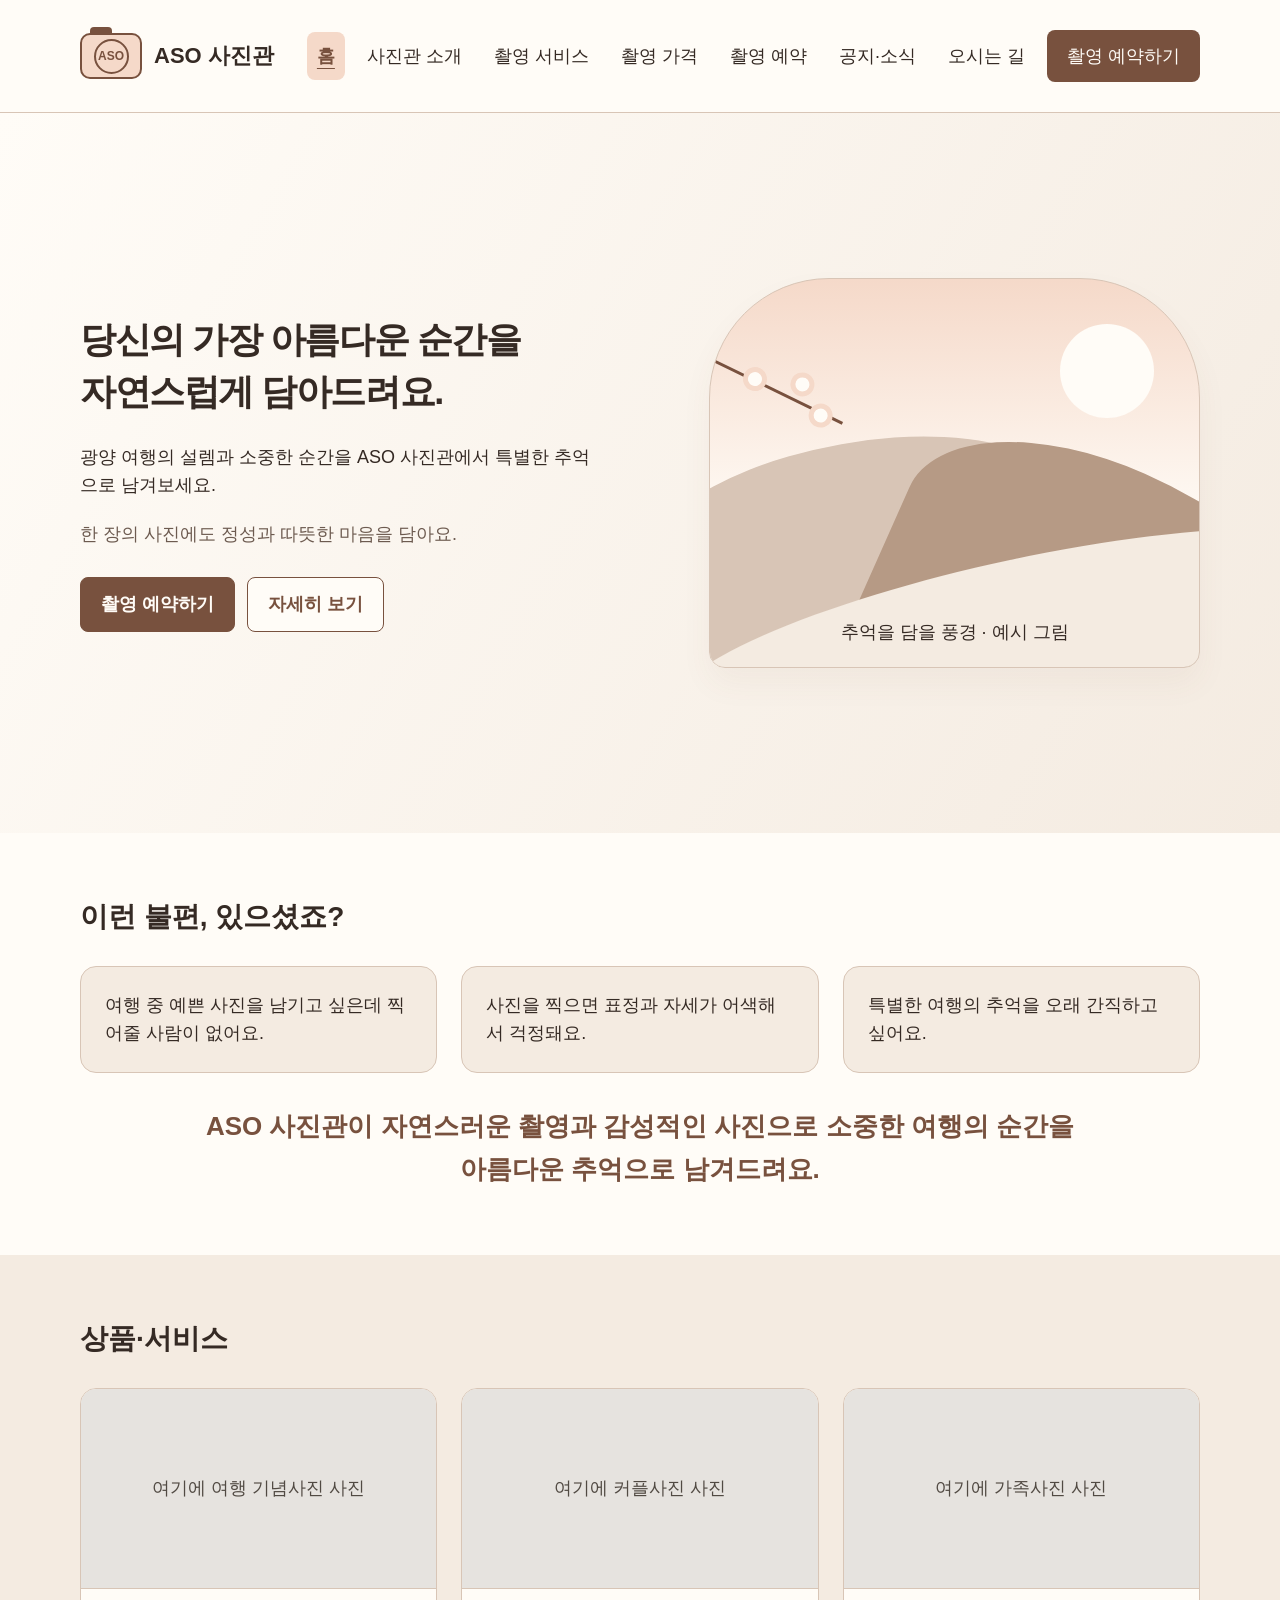
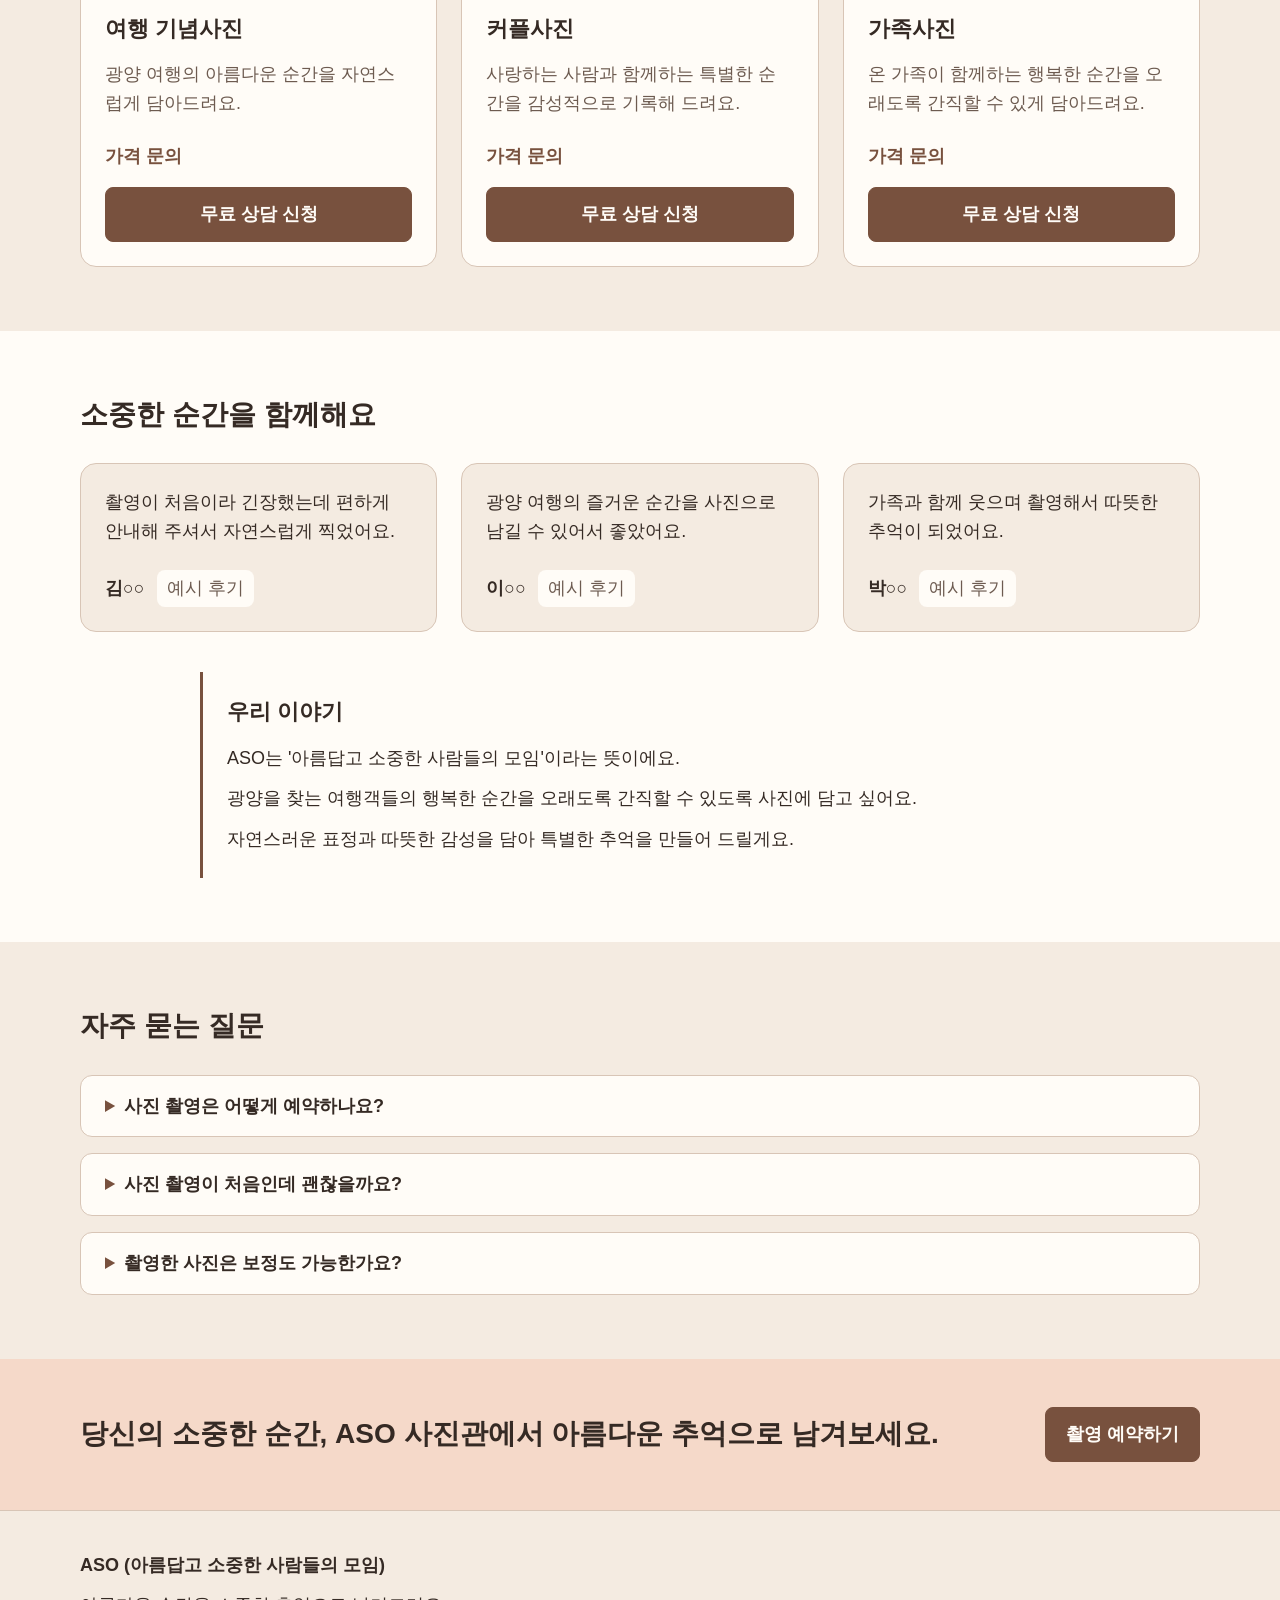
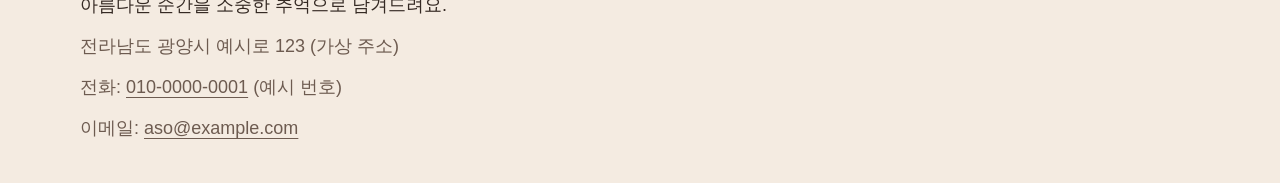
<file: index.html>
<!doctype html>
<html lang="ko"><head><meta charset="utf-8"><meta name="viewport" content="width=device-width, initial-scale=1"><meta name="description" content="전라남도 광양시 ASO 사진관의 홈 페이지예요."><title>홈 | ASO 사진관</title><link rel="stylesheet" href="style.css"><script src="script.js" defer></script></head>
<body><a class="skip-link" href="#main">본문으로 바로 가기</a><header class="site-header"><div class="container header-inner"><a class="brand" href="index.html" aria-label="ASO 사진관 홈"><span class="camera-logo" aria-hidden="true"><span>ASO</span></span><span>ASO 사진관</span></a><button class="menu-toggle" type="button" aria-expanded="false" aria-controls="site-menu" aria-label="메뉴 열기" hidden><span aria-hidden="true">☰</span></button><nav id="site-menu" aria-label="주 메뉴"><a href="index.html" aria-current="page">홈</a>
<a href="about.html">사진관 소개</a>
<a href="services.html">촬영 서비스</a>
<a href="pricing.html">촬영 가격</a>
<a href="order.html">촬영 예약</a>
<a href="news.html">공지·소식</a>
<a href="location.html">오시는 길</a><a class="booking-button" href="order.html">촬영 예약하기</a></nav></div></header>
<main id="main" class="home-main"><section class="home-hero" aria-labelledby="hero-title"><div class="container hero-layout"><div class="hero-copy"><h1 id="hero-title"><span>당신의 가장 아름다운 순간을</span><span>자연스럽게 담아드려요.</span></h1><p class="hero-description">광양 여행의 설렘과 소중한 순간을 ASO 사진관에서 특별한 추억으로 남겨보세요.</p><p class="hero-trust">한 장의 사진에도 정성과 따뜻한 마음을 담아요.</p><div class="hero-actions"><a class="hero-button hero-primary" href="order.html">촬영 예약하기</a><a class="hero-button hero-secondary" href="about.html">자세히 보기</a></div></div><div class="hero-picture" role="img" aria-label="광양의 산과 강, 꽃을 떠올리며 만든 예시 풍경 그림"><div class="hero-sun"></div><div class="hero-mountain hero-mountain-back"></div><div class="hero-mountain hero-mountain-front"></div><div class="hero-river"></div><div class="hero-branch"><span></span><span></span><span></span></div><p class="hero-picture-caption">추억을 담을 풍경 · 예시 그림</p></div></div></section>
<section class="home-section home-concerns" aria-labelledby="concerns-title"><div class="container"><h2 id="concerns-title">이런 불편, 있으셨죠?</h2><ul class="home-card-grid concern-list"><li class="concern-card"><p>여행 중 예쁜 사진을 남기고 싶은데 찍어줄 사람이 없어요.</p></li><li class="concern-card"><p>사진을 찍으면 표정과 자세가 어색해서 걱정돼요.</p></li><li class="concern-card"><p>특별한 여행의 추억을 오래 간직하고 싶어요.</p></li></ul><p class="home-answer">ASO 사진관이 자연스러운 촬영과 감성적인 사진으로 소중한 여행의 순간을 아름다운 추억으로 남겨드려요.</p></div></section>
<section class="home-section home-products" aria-labelledby="products-title"><div class="container"><h2 id="products-title">상품·서비스</h2><div class="home-card-grid"><article class="product-card"><div class="product-photo" role="img" aria-label="여행 기념사진 예시 사진이 들어갈 자리">여기에 여행 기념사진 사진</div><div class="product-content"><h3>여행 기념사진</h3><p class="product-description">광양 여행의 아름다운 순간을 자연스럽게 담아드려요.</p><p class="product-price">가격 문의</p><a class="consult-button" href="order.html" aria-label="여행 기념사진 무료 상담 신청">무료 상담 신청</a></div></article><article class="product-card"><div class="product-photo" role="img" aria-label="커플사진 예시 사진이 들어갈 자리">여기에 커플사진 사진</div><div class="product-content"><h3>커플사진</h3><p class="product-description">사랑하는 사람과 함께하는 특별한 순간을 감성적으로 기록해 드려요.</p><p class="product-price">가격 문의</p><a class="consult-button" href="order.html" aria-label="커플사진 무료 상담 신청">무료 상담 신청</a></div></article><article class="product-card"><div class="product-photo" role="img" aria-label="가족사진 예시 사진이 들어갈 자리">여기에 가족사진 사진</div><div class="product-content"><h3>가족사진</h3><p class="product-description">온 가족이 함께하는 행복한 순간을 오래도록 간직할 수 있게 담아드려요.</p><p class="product-price">가격 문의</p><a class="consult-button" href="order.html" aria-label="가족사진 무료 상담 신청">무료 상담 신청</a></div></article></div></div></section>
<section class="home-section home-confidence" aria-labelledby="confidence-title"><div class="container"><h2 id="confidence-title">소중한 순간을 함께해요</h2><div class="home-card-grid"><figure class="review-card"><blockquote><p>촬영이 처음이라 긴장했는데 편하게 안내해 주셔서 자연스럽게 찍었어요.</p></blockquote><figcaption><span>김○○</span><span class="review-example">예시 후기</span></figcaption></figure><figure class="review-card"><blockquote><p>광양 여행의 즐거운 순간을 사진으로 남길 수 있어서 좋았어요.</p></blockquote><figcaption><span>이○○</span><span class="review-example">예시 후기</span></figcaption></figure><figure class="review-card"><blockquote><p>가족과 함께 웃으며 촬영해서 따뜻한 추억이 되었어요.</p></blockquote><figcaption><span>박○○</span><span class="review-example">예시 후기</span></figcaption></figure></div><div class="home-story"><h3>우리 이야기</h3><p>ASO는 '아름답고 소중한 사람들의 모임'이라는 뜻이에요.</p><p>광양을 찾는 여행객들의 행복한 순간을 오래도록 간직할 수 있도록 사진에 담고 싶어요.</p><p>자연스러운 표정과 따뜻한 감성을 담아 특별한 추억을 만들어 드릴게요.</p></div></div></section>
<section class="home-section home-faq" aria-labelledby="faq-title"><div class="container"><h2 id="faq-title">자주 묻는 질문</h2><div class="faq-list"><details class="faq-item"><summary>사진 촬영은 어떻게 예약하나요?</summary><p>촬영을 원하시는 날짜와 시간을 알려주시면 예약 가능 여부를 안내해 드려요.</p></details><details class="faq-item"><summary>사진 촬영이 처음인데 괜찮을까요?</summary><p>물론이에요! 편안한 분위기에서 자연스러운 표정과 자세를 안내해 드려요.</p></details><details class="faq-item"><summary>촬영한 사진은 보정도 가능한가요?</summary><p>네, 사진을 더욱 아름답게 간직하실 수 있도록 자연스러운 보정을 도와드려요.</p></details></div></div></section>
<section class="home-closing" aria-labelledby="closing-title"><div class="container closing-inner"><h2 id="closing-title">당신의 소중한 순간, ASO 사진관에서 아름다운 추억으로 남겨보세요.</h2><a class="closing-button" href="order.html">촬영 예약하기</a></div></section>
</main>
<footer class="site-footer"><div class="container footer-inner"><p class="footer-name">ASO (아름답고 소중한 사람들의 모임)</p><p>아름다운 순간을 소중한 추억으로 남겨드려요.</p><address><p>전라남도 광양시 예시로 123 (가상 주소)</p><p>전화: <a href="tel:01000000001">010-0000-0001</a> (예시 번호)</p><p>이메일: <a href="mailto:aso@example.com">aso@example.com</a></p></address></div></footer></body></html>
</file>
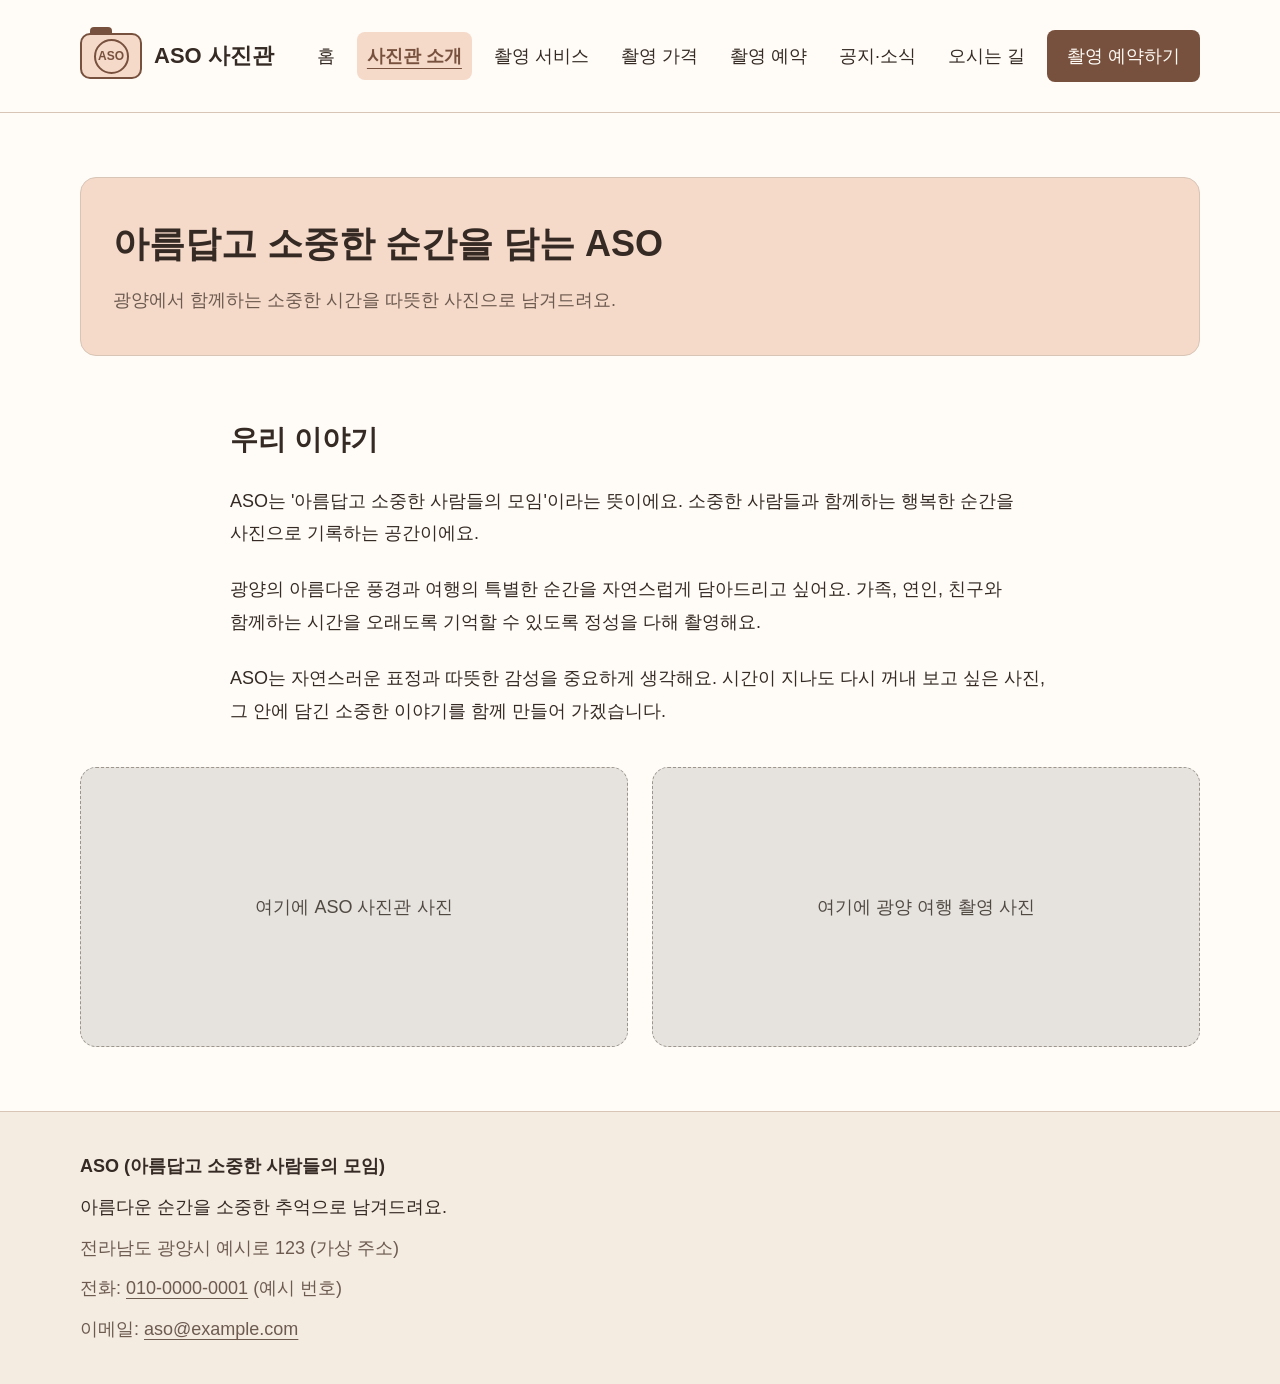
<file: about.html>
<!doctype html>
<html lang="ko"><head><meta charset="utf-8"><meta name="viewport" content="width=device-width, initial-scale=1"><meta name="description" content="전라남도 광양시 ASO 사진관의 사진관 소개 페이지예요."><title>사진관 소개 | ASO 사진관</title><link rel="stylesheet" href="style.css"><script src="script.js" defer></script></head>
<body><a class="skip-link" href="#main">본문으로 바로 가기</a><header class="site-header"><div class="container header-inner"><a class="brand" href="index.html" aria-label="ASO 사진관 홈"><span class="camera-logo" aria-hidden="true"><span>ASO</span></span><span>ASO 사진관</span></a><button class="menu-toggle" type="button" aria-expanded="false" aria-controls="site-menu" aria-label="메뉴 열기" hidden><span aria-hidden="true">☰</span></button><nav id="site-menu" aria-label="주 메뉴"><a href="index.html">홈</a>
<a href="about.html" aria-current="page">사진관 소개</a>
<a href="services.html">촬영 서비스</a>
<a href="pricing.html">촬영 가격</a>
<a href="order.html">촬영 예약</a>
<a href="news.html">공지·소식</a>
<a href="location.html">오시는 길</a><a class="booking-button" href="order.html">촬영 예약하기</a></nav></div></header>
<main id="main" class="container main-content about-page"><section class="about-heading" aria-labelledby="page-title"><h1 id="page-title">아름답고 소중한 순간을 담는 ASO</h1><p>광양에서 함께하는 소중한 시간을 따뜻한 사진으로 남겨드려요.</p></section><section class="about-story" aria-labelledby="about-story-title"><div class="about-story-copy"><h2 id="about-story-title">우리 이야기</h2><p>ASO는 '아름답고 소중한 사람들의 모임'이라는 뜻이에요. 소중한 사람들과 함께하는 행복한 순간을 사진으로 기록하는 공간이에요.</p><p>광양의 아름다운 풍경과 여행의 특별한 순간을 자연스럽게 담아드리고 싶어요. 가족, 연인, 친구와 함께하는 시간을 오래도록 기억할 수 있도록 정성을 다해 촬영해요.</p><p>ASO는 자연스러운 표정과 따뜻한 감성을 중요하게 생각해요. 시간이 지나도 다시 꺼내 보고 싶은 사진, 그 안에 담긴 소중한 이야기를 함께 만들어 가겠습니다.</p></div><div class="about-photos" aria-label="사진관 소개 예시 사진 자리"><div class="about-photo" role="img" aria-label="ASO 사진관 예시 사진이 들어갈 자리"><span>여기에 ASO 사진관 사진</span></div><div class="about-photo" role="img" aria-label="광양 여행 촬영 예시 사진이 들어갈 자리"><span>여기에 광양 여행 촬영 사진</span></div></div></section></main>
<footer class="site-footer"><div class="container footer-inner"><p class="footer-name">ASO (아름답고 소중한 사람들의 모임)</p><p>아름다운 순간을 소중한 추억으로 남겨드려요.</p><address><p>전라남도 광양시 예시로 123 (가상 주소)</p><p>전화: <a href="tel:01000000001">010-0000-0001</a> (예시 번호)</p><p>이메일: <a href="mailto:aso@example.com">aso@example.com</a></p></address></div></footer></body></html>
</file>
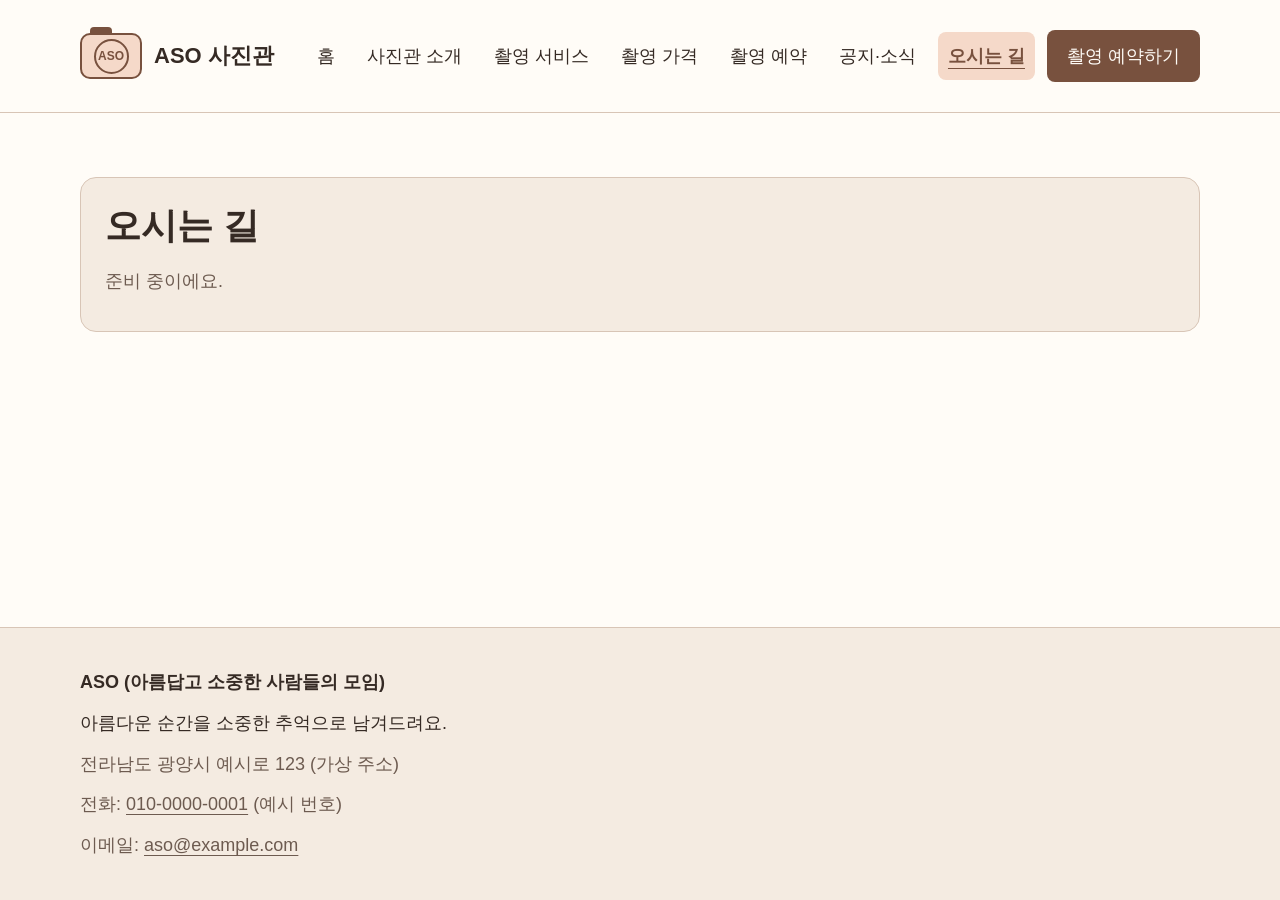
<file: location.html>
<!doctype html>
<html lang="ko"><head><meta charset="utf-8"><meta name="viewport" content="width=device-width, initial-scale=1"><meta name="description" content="전라남도 광양시 ASO 사진관의 오시는 길 페이지예요."><title>오시는 길 | ASO 사진관</title><link rel="stylesheet" href="style.css"><script src="script.js" defer></script></head>
<body><a class="skip-link" href="#main">본문으로 바로 가기</a><header class="site-header"><div class="container header-inner"><a class="brand" href="index.html" aria-label="ASO 사진관 홈"><span class="camera-logo" aria-hidden="true"><span>ASO</span></span><span>ASO 사진관</span></a><button class="menu-toggle" type="button" aria-expanded="false" aria-controls="site-menu" aria-label="메뉴 열기" hidden><span aria-hidden="true">☰</span></button><nav id="site-menu" aria-label="주 메뉴"><a href="index.html">홈</a>
<a href="about.html">사진관 소개</a>
<a href="services.html">촬영 서비스</a>
<a href="pricing.html">촬영 가격</a>
<a href="order.html">촬영 예약</a>
<a href="news.html">공지·소식</a>
<a href="location.html" aria-current="page">오시는 길</a><a class="booking-button" href="order.html">촬영 예약하기</a></nav></div></header>
<main id="main" class="container main-content"><section class="page-intro" aria-labelledby="page-title"><h1 id="page-title">오시는 길</h1><p>준비 중이에요.</p></section></main>
<footer class="site-footer"><div class="container footer-inner"><p class="footer-name">ASO (아름답고 소중한 사람들의 모임)</p><p>아름다운 순간을 소중한 추억으로 남겨드려요.</p><address><p>전라남도 광양시 예시로 123 (가상 주소)</p><p>전화: <a href="tel:01000000001">010-0000-0001</a> (예시 번호)</p><p>이메일: <a href="mailto:aso@example.com">aso@example.com</a></p></address></div></footer></body></html>
</file>
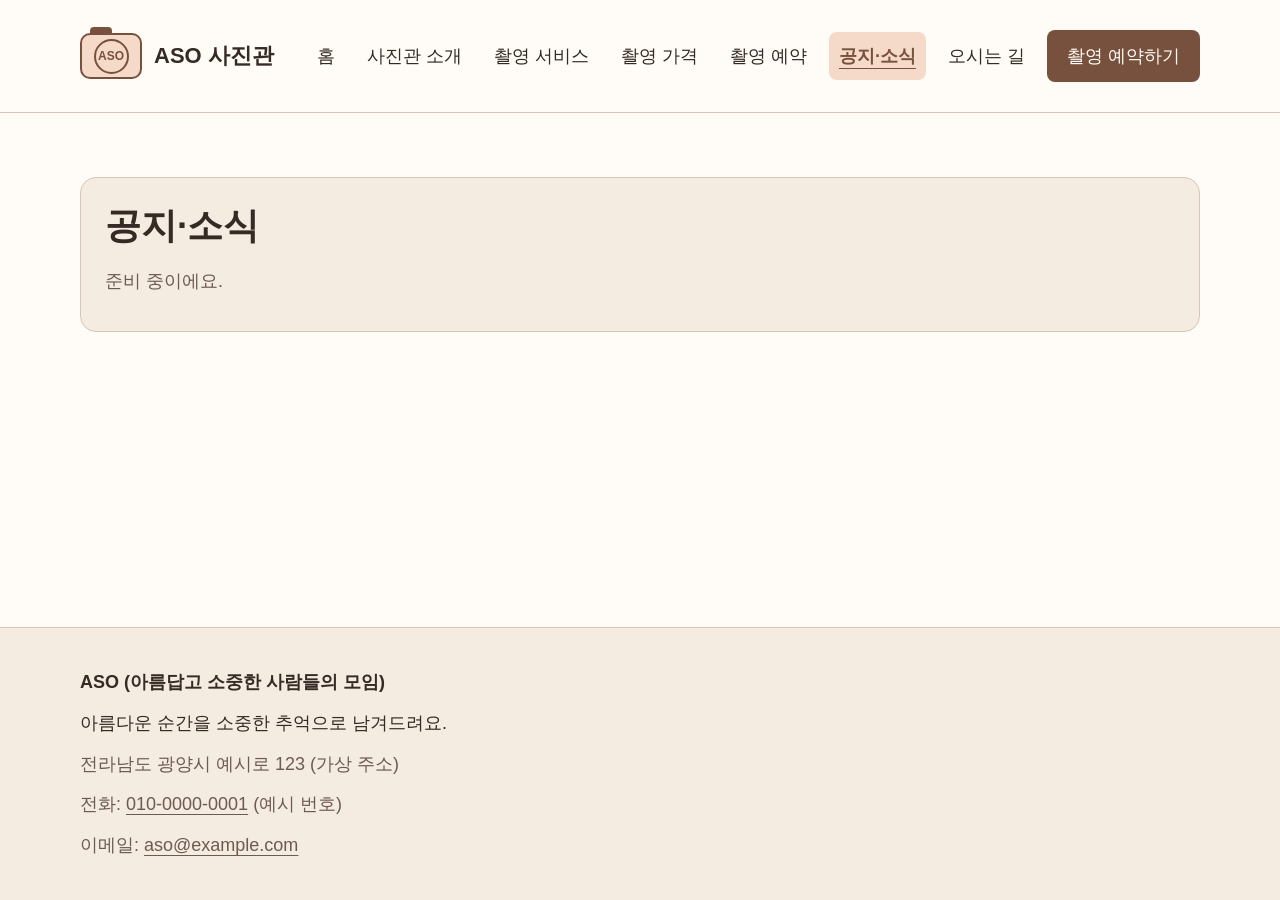
<file: news.html>
<!doctype html>
<html lang="ko"><head><meta charset="utf-8"><meta name="viewport" content="width=device-width, initial-scale=1"><meta name="description" content="전라남도 광양시 ASO 사진관의 공지·소식 페이지예요."><title>공지·소식 | ASO 사진관</title><link rel="stylesheet" href="style.css"><script src="script.js" defer></script></head>
<body><a class="skip-link" href="#main">본문으로 바로 가기</a><header class="site-header"><div class="container header-inner"><a class="brand" href="index.html" aria-label="ASO 사진관 홈"><span class="camera-logo" aria-hidden="true"><span>ASO</span></span><span>ASO 사진관</span></a><button class="menu-toggle" type="button" aria-expanded="false" aria-controls="site-menu" aria-label="메뉴 열기" hidden><span aria-hidden="true">☰</span></button><nav id="site-menu" aria-label="주 메뉴"><a href="index.html">홈</a>
<a href="about.html">사진관 소개</a>
<a href="services.html">촬영 서비스</a>
<a href="pricing.html">촬영 가격</a>
<a href="order.html">촬영 예약</a>
<a href="news.html" aria-current="page">공지·소식</a>
<a href="location.html">오시는 길</a><a class="booking-button" href="order.html">촬영 예약하기</a></nav></div></header>
<main id="main" class="container main-content"><section class="page-intro" aria-labelledby="page-title"><h1 id="page-title">공지·소식</h1><p>준비 중이에요.</p></section></main>
<footer class="site-footer"><div class="container footer-inner"><p class="footer-name">ASO (아름답고 소중한 사람들의 모임)</p><p>아름다운 순간을 소중한 추억으로 남겨드려요.</p><address><p>전라남도 광양시 예시로 123 (가상 주소)</p><p>전화: <a href="tel:01000000001">010-0000-0001</a> (예시 번호)</p><p>이메일: <a href="mailto:aso@example.com">aso@example.com</a></p></address></div></footer></body></html>
</file>
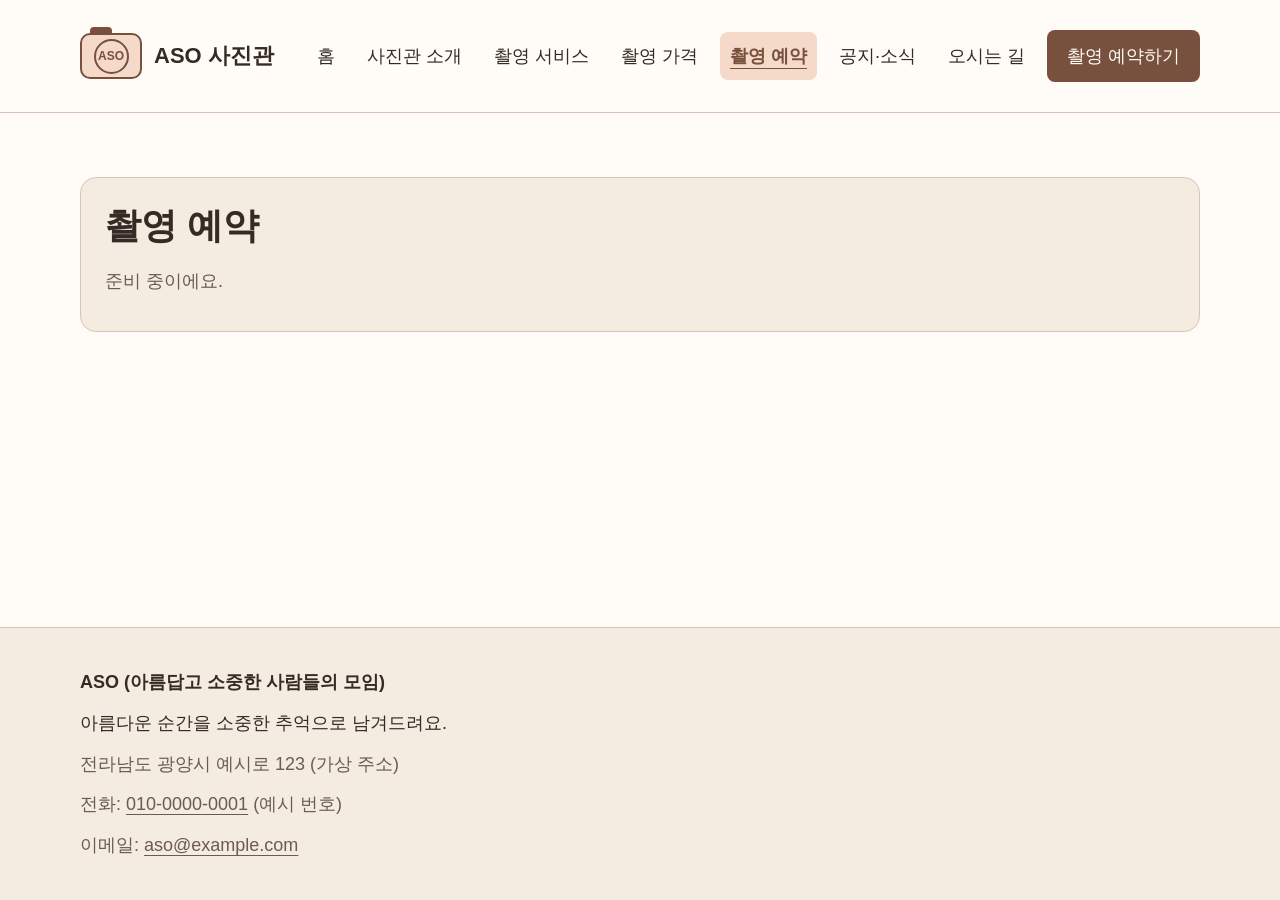
<file: order.html>
<!doctype html>
<html lang="ko"><head><meta charset="utf-8"><meta name="viewport" content="width=device-width, initial-scale=1"><meta name="description" content="전라남도 광양시 ASO 사진관의 촬영 예약 페이지예요."><title>촬영 예약 | ASO 사진관</title><link rel="stylesheet" href="style.css"><script src="script.js" defer></script></head>
<body><a class="skip-link" href="#main">본문으로 바로 가기</a><header class="site-header"><div class="container header-inner"><a class="brand" href="index.html" aria-label="ASO 사진관 홈"><span class="camera-logo" aria-hidden="true"><span>ASO</span></span><span>ASO 사진관</span></a><button class="menu-toggle" type="button" aria-expanded="false" aria-controls="site-menu" aria-label="메뉴 열기" hidden><span aria-hidden="true">☰</span></button><nav id="site-menu" aria-label="주 메뉴"><a href="index.html">홈</a>
<a href="about.html">사진관 소개</a>
<a href="services.html">촬영 서비스</a>
<a href="pricing.html">촬영 가격</a>
<a href="order.html" aria-current="page">촬영 예약</a>
<a href="news.html">공지·소식</a>
<a href="location.html">오시는 길</a><a class="booking-button" href="order.html">촬영 예약하기</a></nav></div></header>
<main id="main" class="container main-content"><section class="page-intro" aria-labelledby="page-title"><h1 id="page-title">촬영 예약</h1><p>준비 중이에요.</p></section></main>
<footer class="site-footer"><div class="container footer-inner"><p class="footer-name">ASO (아름답고 소중한 사람들의 모임)</p><p>아름다운 순간을 소중한 추억으로 남겨드려요.</p><address><p>전라남도 광양시 예시로 123 (가상 주소)</p><p>전화: <a href="tel:01000000001">010-0000-0001</a> (예시 번호)</p><p>이메일: <a href="mailto:aso@example.com">aso@example.com</a></p></address></div></footer></body></html>
</file>
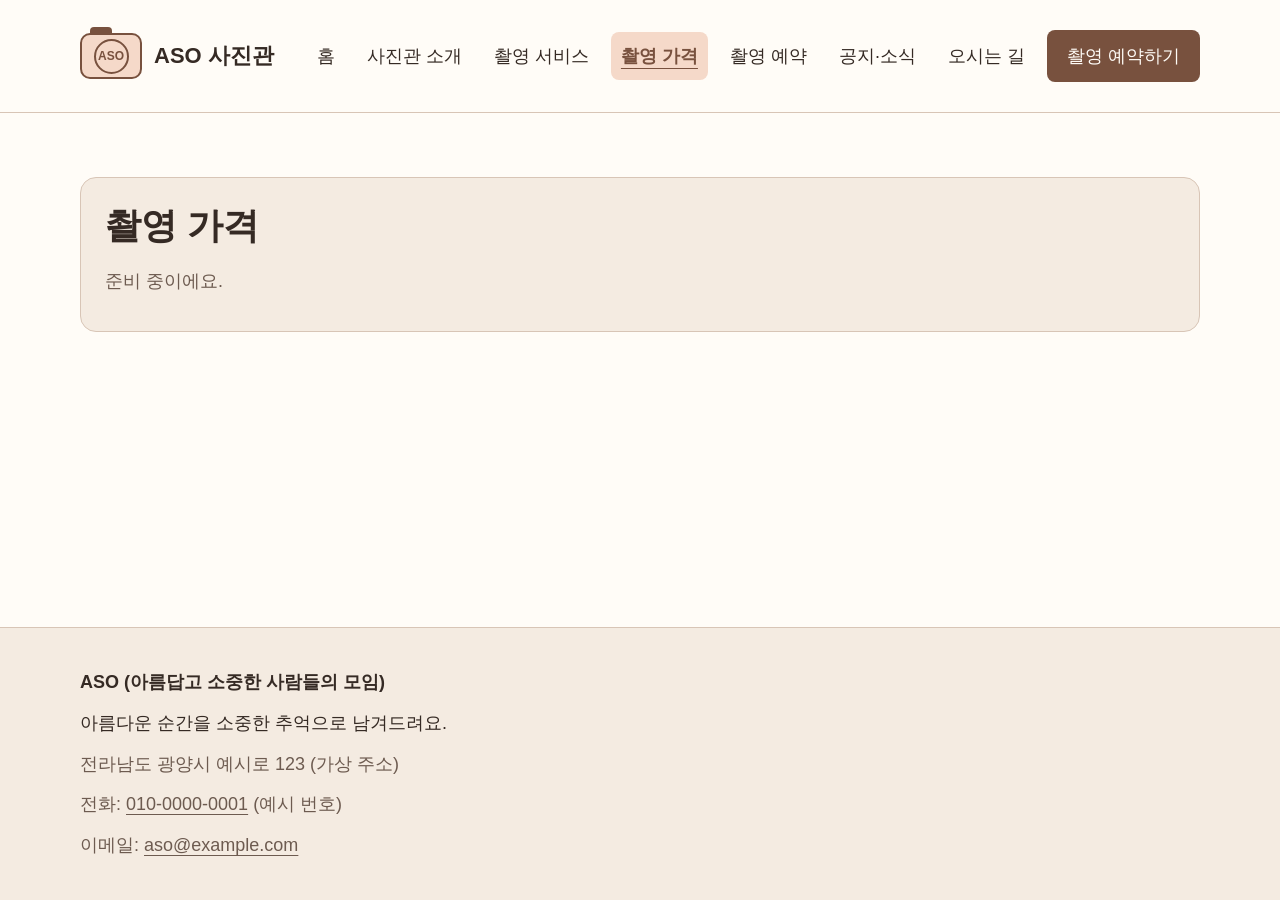
<file: pricing.html>
<!doctype html>
<html lang="ko"><head><meta charset="utf-8"><meta name="viewport" content="width=device-width, initial-scale=1"><meta name="description" content="전라남도 광양시 ASO 사진관의 촬영 가격 페이지예요."><title>촬영 가격 | ASO 사진관</title><link rel="stylesheet" href="style.css"><script src="script.js" defer></script></head>
<body><a class="skip-link" href="#main">본문으로 바로 가기</a><header class="site-header"><div class="container header-inner"><a class="brand" href="index.html" aria-label="ASO 사진관 홈"><span class="camera-logo" aria-hidden="true"><span>ASO</span></span><span>ASO 사진관</span></a><button class="menu-toggle" type="button" aria-expanded="false" aria-controls="site-menu" aria-label="메뉴 열기" hidden><span aria-hidden="true">☰</span></button><nav id="site-menu" aria-label="주 메뉴"><a href="index.html">홈</a>
<a href="about.html">사진관 소개</a>
<a href="services.html">촬영 서비스</a>
<a href="pricing.html" aria-current="page">촬영 가격</a>
<a href="order.html">촬영 예약</a>
<a href="news.html">공지·소식</a>
<a href="location.html">오시는 길</a><a class="booking-button" href="order.html">촬영 예약하기</a></nav></div></header>
<main id="main" class="container main-content"><section class="page-intro" aria-labelledby="page-title"><h1 id="page-title">촬영 가격</h1><p>준비 중이에요.</p></section></main>
<footer class="site-footer"><div class="container footer-inner"><p class="footer-name">ASO (아름답고 소중한 사람들의 모임)</p><p>아름다운 순간을 소중한 추억으로 남겨드려요.</p><address><p>전라남도 광양시 예시로 123 (가상 주소)</p><p>전화: <a href="tel:01000000001">010-0000-0001</a> (예시 번호)</p><p>이메일: <a href="mailto:aso@example.com">aso@example.com</a></p></address></div></footer></body></html>
</file>
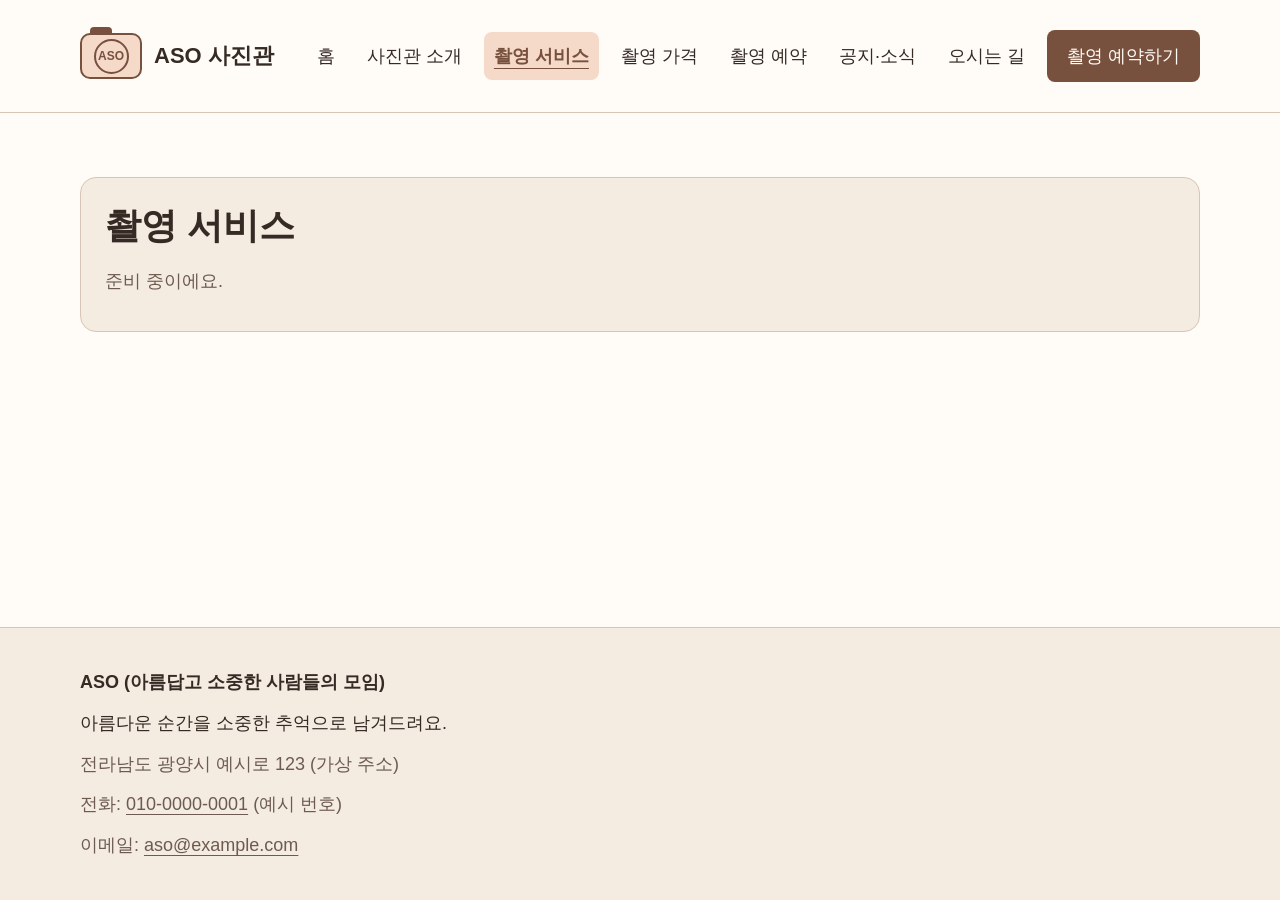
<file: services.html>
<!doctype html>
<html lang="ko"><head><meta charset="utf-8"><meta name="viewport" content="width=device-width, initial-scale=1"><meta name="description" content="전라남도 광양시 ASO 사진관의 촬영 서비스 페이지예요."><title>촬영 서비스 | ASO 사진관</title><link rel="stylesheet" href="style.css"><script src="script.js" defer></script></head>
<body><a class="skip-link" href="#main">본문으로 바로 가기</a><header class="site-header"><div class="container header-inner"><a class="brand" href="index.html" aria-label="ASO 사진관 홈"><span class="camera-logo" aria-hidden="true"><span>ASO</span></span><span>ASO 사진관</span></a><button class="menu-toggle" type="button" aria-expanded="false" aria-controls="site-menu" aria-label="메뉴 열기" hidden><span aria-hidden="true">☰</span></button><nav id="site-menu" aria-label="주 메뉴"><a href="index.html">홈</a>
<a href="about.html">사진관 소개</a>
<a href="services.html" aria-current="page">촬영 서비스</a>
<a href="pricing.html">촬영 가격</a>
<a href="order.html">촬영 예약</a>
<a href="news.html">공지·소식</a>
<a href="location.html">오시는 길</a><a class="booking-button" href="order.html">촬영 예약하기</a></nav></div></header>
<main id="main" class="container main-content"><section class="page-intro" aria-labelledby="page-title"><h1 id="page-title">촬영 서비스</h1><p>준비 중이에요.</p></section></main>
<footer class="site-footer"><div class="container footer-inner"><p class="footer-name">ASO (아름답고 소중한 사람들의 모임)</p><p>아름다운 순간을 소중한 추억으로 남겨드려요.</p><address><p>전라남도 광양시 예시로 123 (가상 주소)</p><p>전화: <a href="tel:01000000001">010-0000-0001</a> (예시 번호)</p><p>이메일: <a href="mailto:aso@example.com">aso@example.com</a></p></address></div></footer></body></html>
</file>
<file: style.css>
/* 모든 페이지가 함께 사용하는 디자인이에요. */
:root{--primary:#78513E;--accent:#F5D9C9;--background:#FFFCF7;--section:#F4EBE1;--text:#352A24;--muted:#6D5B50;--line:#D8C5B6}
*{box-sizing:border-box}html{font-size:18px}body{margin:0;min-height:100vh;display:flex;flex-direction:column;background:var(--background);color:var(--text);font-family:'맑은 고딕','Malgun Gothic','Apple SD Gothic Neo',sans-serif;font-size:18px;line-height:1.6;overflow-wrap:anywhere}a{color:inherit;text-decoration:none}button{font:inherit}a:focus-visible,button:focus-visible{outline:3px solid var(--primary);outline-offset:4px}p{margin:0 0 12px}.container{width:calc(100% - 40px);max-width:1120px;margin-inline:auto}.skip-link{position:absolute;left:20px;top:-100px;padding:12px 20px;background:var(--background);z-index:10}.skip-link:focus{top:12px}.site-header{background:var(--background);border-bottom:1px solid var(--line)}.header-inner{min-height:112px;display:flex;align-items:center;justify-content:space-between;gap:24px}.brand{display:flex;align-items:center;gap:12px;font-weight:700;font-size:22px;flex-shrink:0;min-height:48px}.camera-logo{width:62px;height:46px;border:2px solid var(--primary);border-radius:10px;position:relative;display:grid;place-items:center;color:var(--primary);background:var(--accent)}.camera-logo:before{content:'';position:absolute;width:22px;height:7px;top:-8px;left:8px;background:var(--primary);border-radius:4px 4px 0 0}.camera-logo span{width:35px;height:35px;border:2px solid var(--primary);border-radius:50%;display:grid;place-items:center;font-size:12px;line-height:1;font-weight:700}nav{display:flex;align-items:center;justify-content:flex-end;gap:12px;flex-wrap:wrap}nav a{display:flex;align-items:center;justify-content:center;min-height:48px;padding:8px 10px;border-radius:8px;white-space:nowrap}nav a:hover{background:var(--section)}nav a[aria-current='page']{background:var(--accent);color:var(--primary);font-weight:700;text-decoration:underline;text-underline-offset:6px}nav .booking-button{background:var(--primary);color:var(--background);padding:12px 20px}nav .booking-button:hover{background:#60402F}.menu-toggle{min-width:48px;min-height:48px;border:1px solid var(--primary);color:var(--primary);border-radius:8px;background:var(--background);cursor:pointer;font-size:26px}.menu-toggle[hidden]{display:none}.main-content{flex:1;padding-block:64px}.page-intro{padding:24px;border:1px solid var(--line);border-radius:16px;background:var(--section)}h1{font-size:36px;line-height:1.35;margin:0 0 16px} .page-intro>p{color:var(--muted)}.photo-placeholder{min-height:260px;margin-top:24px;padding:24px;background:#E6E3DF;border:1px dashed #9C958D;border-radius:12px;display:grid;place-items:center;text-align:center;color:#514A43}.site-footer{background:var(--section);border-top:1px solid var(--line);padding-block:40px}.footer-name{font-weight:700}address{font-style:normal;color:var(--muted)}address a{text-decoration:underline;text-underline-offset:4px}.footer-inner p:last-child{margin-bottom:0}
@media(min-width:1201px){.header-inner{flex-wrap:wrap;padding-block:24px}.header-inner nav{flex:1}}
@media(max-width:1200px){.header-inner{min-height:92px;flex-wrap:wrap;padding-block:20px}.menu-toggle:not([hidden]){display:block}nav{width:100%;justify-content:flex-start;flex-direction:column;align-items:stretch;gap:12px;padding-top:12px}nav[hidden]{display:none}nav a{justify-content:flex-start;padding:12px 20px}.booking-button{margin-top:4px}.main-content{padding-block:40px}.page-intro{padding:20px}h1{font-size:30px}.photo-placeholder{min-height:220px;padding:20px}.site-footer{padding-block:32px}}

/* 홈 첫 화면에만 적용하는 꾸밈이에요. */
.home-main{flex:1}.home-hero{min-height:80vh;min-height:80svh;display:flex;align-items:center;padding-block:64px;background:linear-gradient(120deg,var(--background),var(--section))}.hero-layout{display:grid;grid-template-columns:minmax(0,1.2fr) minmax(0,1fr);align-items:center;gap:40px}.hero-copy{min-width:0}.hero-copy h1{font-size:36px;line-height:1.45;letter-spacing:-.04em;margin:0 0 24px}.hero-copy h1 span{display:block}.hero-description{max-width:520px;margin-bottom:20px}.hero-trust{font-size:18px;color:var(--muted);margin-bottom:28px}.hero-actions{display:flex;flex-wrap:wrap;gap:12px}.hero-button{display:inline-flex;justify-content:center;align-items:center;min-height:52px;padding:12px 20px;border:1px solid var(--primary);border-radius:8px;font-size:18px;font-weight:700;text-align:center}.hero-primary{background:var(--primary);color:var(--background)}.hero-primary:hover{background:#60402F}.hero-secondary{background:var(--background);color:var(--primary)}.hero-secondary:hover{background:var(--accent)}.hero-picture{position:relative;isolation:isolate;overflow:hidden;min-height:390px;border:1px solid var(--line);border-radius:120px 120px 16px 16px;background:linear-gradient(#F5D9C9,#FFFCF7 65%);box-shadow:0 16px 32px #78513E0D}.hero-sun{position:absolute;width:94px;height:94px;top:45px;right:45px;border-radius:50%;background:#FFFCF7}.hero-mountain{position:absolute;width:100%;height:65%;border-radius:45% 60% 0 0;transform:rotate(-16deg)}.hero-mountain-back{left:-20%;top:42%;background:#D8C5B6}.hero-mountain-front{right:-35%;top:51%;background:#B69A85;transform:rotate(24deg)}.hero-river{position:absolute;width:150%;height:40%;bottom:-12%;left:-10%;border-radius:50%;background:#F4EBE1;transform:rotate(-12deg)}.hero-branch{position:absolute;width:150px;height:3px;background:var(--primary);left:-10px;top:110px;transform:rotate(26deg)}.hero-branch span{position:absolute;width:24px;height:24px;background:#FFFCF7;border:5px solid var(--accent);border-radius:50%;top:-12px}.hero-branch span:nth-child(1){left:40px}.hero-branch span:nth-child(2){left:85px;top:-28px}.hero-branch span:nth-child(3){left:115px;top:-8px}.hero-picture-caption{position:absolute;bottom:20px;left:16px;right:16px;margin:0;text-align:center;color:var(--text);font-size:18px}
@media(max-width:800px){.home-hero{padding-block:40px}.hero-layout{grid-template-columns:minmax(0,1fr);gap:32px}.hero-copy h1{font-size:clamp(20px,6.15vw,30px);letter-spacing:-.04em;line-height:1.5}.hero-copy h1 span{white-space:nowrap}.hero-description{max-width:none}.hero-picture{min-height:260px;border-radius:80px 80px 16px 16px}.hero-actions{display:grid;grid-template-columns:1fr 1fr}.hero-button{padding-inline:12px}.hero-sun{width:70px;height:70px;top:30px;right:35px}}
@media(max-width:359px){.hero-copy h1{font-size:clamp(16px,6vw,22px)}.hero-actions{grid-template-columns:1fr}}

/* 홈의 불편 안내부터 마무리 띠까지만 사용하는 꾸밈이에요. */
.home-section{padding-block:64px}.home-section h2{font-size:28px;line-height:1.45;margin:0 0 28px}.home-section h3{font-size:22px;line-height:1.45;margin:0 0 16px}.home-card-grid{display:grid;grid-template-columns:repeat(3,minmax(0,1fr));gap:24px}.concern-list{list-style:none;padding:0;margin:0}.concern-card{min-width:0;padding:24px;border:1px solid var(--line);border-radius:16px;background:var(--section)}.concern-card p{margin:0}.home-answer{max-width:900px;margin:32px auto 0;font-size:26px;line-height:1.65;font-weight:700;color:var(--primary);text-align:center}.home-products{background:var(--section)}.product-card{min-width:0;display:flex;flex-direction:column;border:1px solid var(--line);border-radius:16px;background:var(--background);overflow:hidden}.product-photo{min-height:200px;padding:24px;display:grid;place-items:center;text-align:center;background:#E6E3DF;color:#514A43;border-bottom:1px solid var(--line)}.product-content{flex:1;display:flex;flex-direction:column;align-items:stretch;padding:24px}.product-description{margin-bottom:24px;color:var(--muted)}.product-price{margin-top:auto;margin-bottom:16px;font-weight:700;color:var(--primary)}.consult-button,.closing-button{min-height:52px;display:inline-flex;align-items:center;justify-content:center;padding:12px 20px;border:1px solid var(--primary);border-radius:8px;background:var(--primary);color:var(--background);font-size:18px;font-weight:700;text-align:center}.consult-button:hover,.closing-button:hover{background:#60402F}.review-card{min-width:0;display:flex;flex-direction:column;margin:0;padding:24px;border:1px solid var(--line);border-radius:16px;background:var(--section)}.review-card blockquote{margin:0 0 24px}.review-card blockquote p{margin:0}.review-card figcaption{margin-top:auto;display:flex;flex-wrap:wrap;align-items:center;gap:12px;font-weight:700}.review-example{font-size:18px;font-weight:400;color:var(--muted);background:var(--background);border-radius:8px;padding:4px 10px}.home-story{max-width:880px;margin:40px auto 0;padding:24px;border-left:3px solid var(--primary)}.home-story p:last-child{margin-bottom:0}.home-faq{background:var(--section)}.faq-list{display:grid;gap:16px}.faq-item{min-width:0;border:1px solid var(--line);border-radius:12px;background:var(--background)}.faq-item summary{min-height:56px;padding:16px 24px;cursor:pointer;font-weight:700;border-radius:12px}.faq-item summary::marker{color:var(--primary)}.faq-item summary:focus-visible{outline:3px solid var(--primary);outline-offset:4px}.faq-item[open] summary{border-bottom:1px solid var(--line);border-radius:12px 12px 0 0}.faq-item>p{margin:0;padding:20px 24px;color:var(--muted)}.home-closing{padding-block:48px;background:var(--accent)}.closing-inner{display:flex;align-items:center;justify-content:space-between;gap:24px}.home-closing h2{margin:0;font-size:28px;line-height:1.5}.closing-button{flex-shrink:0}
@media(max-width:800px){.home-section{padding-block:40px}.home-section h2,.home-closing h2{font-size:26px}.home-card-grid{grid-template-columns:minmax(0,1fr);gap:16px}.concern-card,.product-content,.review-card{padding:20px}.home-answer{font-size:22px;text-align:left;margin-top:24px}.product-photo{min-height:200px;padding:20px}.home-story{margin-top:32px;padding:20px}.faq-item summary{padding:16px 20px}.faq-item>p{padding:20px}.home-closing{padding-block:40px}.closing-inner{flex-direction:column;align-items:stretch}.closing-button{align-self:flex-start}}

/* 회사 소개 */
.about-page .about-heading{padding:40px 32px;border:1px solid var(--line);border-radius:16px;background:var(--accent)}
.about-page .about-heading h1{max-width:850px;margin:0 0 16px;font-size:36px;line-height:1.45;word-break:keep-all;overflow-wrap:anywhere}
.about-page .about-heading p{margin:0;color:var(--muted);font-size:18px}
.about-page .about-story{margin-top:64px}
.about-page .about-story-copy{max-width:820px;margin-inline:auto}
.about-page .about-story h2{font-size:28px;line-height:1.45;margin:0 0 24px}
.about-page .about-story-copy p{font-size:18px;line-height:1.8;margin:0 0 24px;word-break:keep-all;overflow-wrap:anywhere}
.about-page .about-story-copy p:last-child{margin-bottom:0}
.about-page .about-photos{display:grid;grid-template-columns:repeat(2,minmax(0,1fr));gap:24px;margin-top:40px}
.about-page .about-photo{min-width:0;min-height:280px;display:grid;place-items:center;padding:24px;border:1px dashed #9C958D;border-radius:16px;background:#E6E3DF;color:#514A43;text-align:center;font-size:18px;line-height:1.6}
@media(max-width:800px){.about-page .about-heading{padding:24px 20px}.about-page .about-heading h1{font-size:30px}.about-page .about-story{margin-top:40px}.about-page .about-story h2{font-size:26px}.about-page .about-photos{grid-template-columns:minmax(0,1fr);gap:16px;margin-top:32px}.about-page .about-photo{min-height:220px;padding:20px}}
</file>
